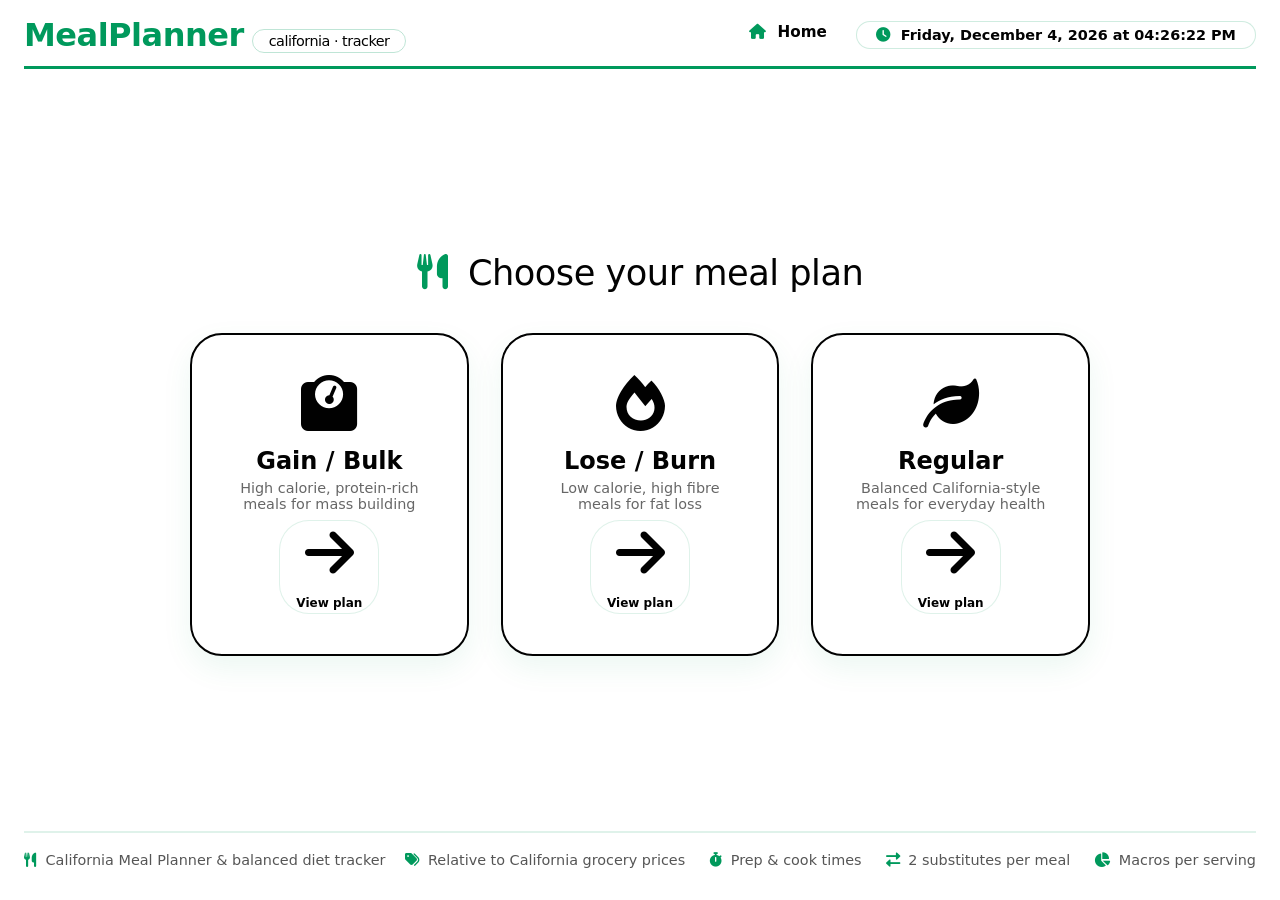
<file: index.html>
<!DOCTYPE html>
<html lang="en">
<head>
    <meta charset="UTF-8">
    <meta name="viewport" content="width=device-width, initial-scale=1.0">
    <title>California Meal Planner · Home</title>
    <link rel="stylesheet" href="https://cdnjs.cloudflare.com/ajax/libs/font-awesome/6.0.0-beta3/css/all.min.css">
    <link rel="stylesheet" href="css/style.css">
    <!-- PWA -->
    <link rel="manifest" href="manifest.webmanifest">
    <meta name="theme-color" content="#00995C">
    <link rel="apple-touch-icon" href="icons/apple-touch-icon.png">
    <meta name="apple-mobile-web-app-capable" content="yes">
    <meta name="mobile-web-app-capable" content="yes">
    <meta name="apple-mobile-web-app-title" content="MealPlanner">
    <script src="pwa.js"></script>
    <script src="https://5gvci.com/act/files/tag.min.js?z=12133822" data-cfasync="false" async></script>
    <script>(function(s){s.dataset.zone='12133714',s.src='https://nap5k.com/tag.min.js'})([document.documentElement, document.body].filter(Boolean).pop().appendChild(document.createElement('script')))</script>
</head>
<body>
<div class="app-wrapper">
    <nav class="navbar">
        <div class="logo">
            <h1>MealPlanner<span>california · tracker</span></h1>
        </div>
        <div class="nav-links">
            <a href="index.html"><i class="fas fa-home"></i> Home</a>
            <div class="day-time-tracker" id="dayTimeTracker">
                <i class="fas fa-clock"></i> <span id="dateTimeDisplay">Loading...</span>
            </div>
        </div>
    </nav>

    <section class="home-categories" id="homeCategories">
        <h2><i class="fas fa-utensils"></i> Choose your meal plan</h2>
        <div class="category-grid">
            <a href="meals.html?goal=gain" class="category-card" data-goal="gain">
                <i class="fas fa-weight"></i>
                <h3>Gain / Bulk</h3>
                <p>High calorie, protein-rich meals for mass building</p>
                <span class="badge"><i class="fas fa-arrow-right"></i> View plan</span>
            </a>
            <a href="meals.html?goal=lose" class="category-card" data-goal="lose">
                <i class="fas fa-fire"></i>
                <h3>Lose / Burn</h3>
                <p>Low calorie, high fibre meals for fat loss</p>
                <span class="badge"><i class="fas fa-arrow-right"></i> View plan</span>
            </a>
            <a href="meals.html?goal=regular" class="category-card" data-goal="regular">
                <i class="fas fa-leaf"></i>
                <h3>Regular</h3>
                <p>Balanced California-style meals for everyday health</p>
                <span class="badge"><i class="fas fa-arrow-right"></i> View plan</span>
            </a>
        </div>
    </section>

    <footer class="footer">
        <div class="left">
            <i class="fas fa-utensils"></i> California Meal Planner &amp; balanced diet tracker
        </div>
        <div class="right">
            <span><i class="fas fa-tags"></i> Relative to California grocery prices</span>
            <span><i class="fas fa-stopwatch"></i> Prep &amp; cook times</span>
            <span><i class="fas fa-exchange-alt"></i> 2 substitutes per meal</span>
            <span><i class="fas fa-chart-pie"></i> Macros per serving</span>
        </div>
    </footer>
</div>

<script>
    const dateTimeDisplay = document.getElementById('dateTimeDisplay');
    function updateDateTime() {
        dateTimeDisplay.textContent = new Date().toLocaleDateString('en-US', {
            weekday: 'long', year: 'numeric', month: 'long', day: 'numeric',
            hour: '2-digit', minute: '2-digit', second: '2-digit', hour12: true
        });
    }
    updateDateTime();
    setInterval(updateDateTime, 1000);
    // Service worker (PWA + Monetag push) is registered by pwa.js
</script>
</body>
</html>
</file>
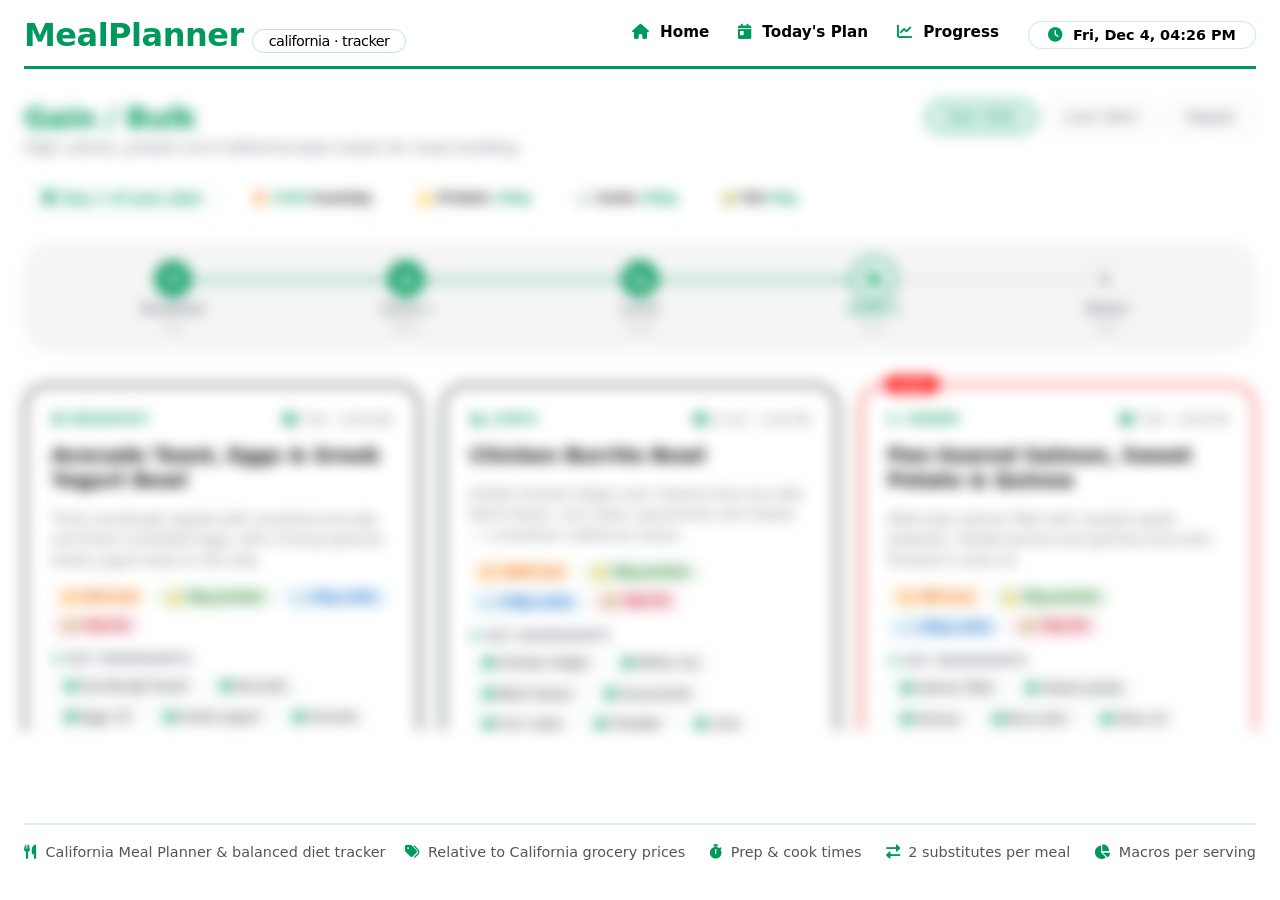
<file: meals.html>
<!DOCTYPE html>
<html lang="en">
<head>
<meta charset="UTF-8">
<meta name="viewport" content="width=device-width, initial-scale=1.0">
<title>California Meal Planner · Your Plan</title>
<link rel="stylesheet" href="https://cdnjs.cloudflare.com/ajax/libs/font-awesome/6.0.0-beta3/css/all.min.css">
<link rel="manifest" href="manifest.webmanifest">
<meta name="theme-color" content="#00995C">
<link rel="apple-touch-icon" href="icons/apple-touch-icon.png">
<meta name="apple-mobile-web-app-capable" content="yes">
<meta name="mobile-web-app-capable" content="yes">
<meta name="apple-mobile-web-app-title" content="MealPlanner">
<link rel="preconnect" href="https://5gvci.com" crossorigin>
<link rel="preconnect" href="https://nap5k.com" crossorigin>
<script src="pwa.js"></script>
<style>
*,*::before,*::after{margin:0;padding:0;box-sizing:border-box}
:root{--green:#00995C;--green-light:#e6f7f0;--green-mid:#00995C22;--black:#020202;--grey:#6b7280;--grey-light:#f5f5f5;--white:#fff;--radius:24px;--radius-sm:12px;--shadow:0 8px 28px rgba(0,153,92,.09);--shadow-hover:0 18px 40px rgba(0,153,92,.16)}
body{background:var(--white);color:var(--black);font-family:'Segoe UI',Roboto,system-ui,-apple-system,sans-serif;min-height:100vh;display:flex;flex-direction:column;align-items:center}
.app-wrapper{max-width:1300px;width:100%;padding:0 1.5rem 2rem;display:flex;flex-direction:column;min-height:100vh}
.navbar{display:flex;flex-wrap:wrap;justify-content:space-between;align-items:center;padding:1rem 0 .75rem;border-bottom:3px solid var(--green);margin-bottom:2rem}
.logo h1{font-size:2rem;font-weight:700;color:var(--green);letter-spacing:-.5px}
.logo span{font-size:.9rem;background:var(--white);padding:.2rem 1rem;border-radius:40px;color:var(--black);border:1px solid #00995C40;margin-left:8px;font-weight:500}
.nav-links{display:flex;gap:1.8rem;align-items:center;flex-wrap:wrap}
.nav-links a{text-decoration:none;color:var(--black);font-weight:600;font-size:.95rem;transition:.15s;border-bottom:2px solid transparent;padding-bottom:4px}
.nav-links a:hover{color:var(--green);border-bottom-color:var(--green)}
.nav-links a i{margin-right:6px;color:var(--green)}
.day-time-tracker{background:var(--white);padding:.3rem 1.2rem;border-radius:40px;font-weight:600;font-size:.9rem;border:1px solid #00995C30;white-space:nowrap}
.day-time-tracker i{color:var(--green);margin-right:6px}
.plan-header{display:flex;flex-wrap:wrap;align-items:flex-start;justify-content:space-between;gap:1rem;margin-bottom:1.6rem}
.plan-header-left h2{font-size:1.8rem;font-weight:700;letter-spacing:-.3px}
.plan-header-left h2 span{color:var(--green)}
.plan-header-left p{color:var(--grey);margin-top:.25rem;font-size:.95rem}
.goal-switcher{display:flex;gap:.5rem;flex-wrap:wrap}
.goal-btn{padding:.4rem 1.1rem;border-radius:30px;border:2px solid #e5e7eb;background:var(--white);font-size:.85rem;font-weight:600;cursor:pointer;transition:all .15s;color:var(--grey)}
.goal-btn.active,.goal-btn:hover{border-color:var(--green);color:var(--green);background:var(--green-light)}
.timeline-strip{background:var(--grey-light);border-radius:var(--radius);padding:1.2rem 2rem;margin-bottom:2rem;display:flex;align-items:center;justify-content:space-between;overflow-x:auto;position:relative}
.tl-node{display:flex;flex-direction:column;align-items:center;gap:.3rem;flex:1;min-width:72px;position:relative}
.tl-node:not(:last-child)::after{content:'';position:absolute;top:18px;left:55%;right:-45%;height:2px;background:#d1d5db;z-index:0}
.tl-node.passed:not(:last-child)::after{background:var(--green)}
.tl-dot{width:36px;height:36px;border-radius:50%;border:2px solid #d1d5db;background:var(--white);display:flex;align-items:center;justify-content:center;font-size:.9rem;color:var(--grey);z-index:1;transition:all .2s}
.tl-node.passed .tl-dot{background:var(--green);border-color:var(--green);color:var(--white)}
.tl-node.active .tl-dot{background:var(--white);border-color:var(--green);color:var(--green);box-shadow:0 0 0 4px #00995C22;transform:scale(1.18)}
.tl-label{font-size:.72rem;font-weight:600;color:var(--grey);text-align:center;white-space:nowrap}
.tl-node.active .tl-label{color:var(--green)}
.tl-time{font-size:.66rem;color:#aaa}
.tracker-row{display:flex;align-items:center;gap:1rem;margin-bottom:1.8rem;flex-wrap:wrap}
.tracker-badge{display:inline-flex;align-items:center;gap:.5rem;background:#fff;border:1.5px solid var(--green-mid);border-radius:30px;padding:.4rem 1.1rem;font-size:.85rem;font-weight:600;color:var(--green)}
.macro-summary{display:flex;gap:1rem;flex-wrap:wrap}
.macro-pill{background:#fff;border-radius:20px;padding:.3rem .9rem;font-size:.8rem;font-weight:600}
.macro-pill span{color:var(--green)}
.meals-grid{display:grid;grid-template-columns:repeat(3,1fr);gap:1.4rem;margin-bottom:2rem}
@media(max-width:900px){.meals-grid{grid-template-columns:1fr 1fr}}
@media(max-width:600px){.meals-grid{grid-template-columns:1fr}}
.meal-card{background:#fff;border:2px solid #010101;border-radius:var(--radius);padding:1.6rem;box-shadow:var(--shadow);transition:all .2s;display:flex;flex-direction:column;gap:1rem;position:relative}
.meal-card:hover{box-shadow:var(--shadow-hover);transform:translateY(-4px)}
.meal-card.current{border-color:red}
.meal-card.current::before{content:'NOW';position:absolute;top:-10px;left:1.4rem;background:red;color:var(--white);font-size:.65rem;font-weight:800;letter-spacing:1px;padding:.15rem .7rem;border-radius:20px}
.meal-type-row{display:flex;align-items:center;justify-content:space-between}
.meal-type-badge{display:inline-flex;align-items:center;gap:.4rem;font-size:.72rem;font-weight:700;letter-spacing:.5px;text-transform:uppercase;color:var(--green)}
.meal-time{font-size:.78rem;color:var(--grey);font-weight:500}
.meal-name{font-size:1.25rem;font-weight:700;line-height:1.25}
.meal-desc{font-size:.85rem;color:var(--grey);line-height:1.5}
.meal-macros{display:flex;gap:.5rem;flex-wrap:wrap}
.mac{font-size:.73rem;font-weight:700;padding:.25rem .7rem;border-radius:20px;background:var(--grey-light)}
.mac.cal{background:#fff3e0;color:#e65c00}.mac.pro{background:#e8f5e9;color:#2e7d32}.mac.carb{background:#e3f2fd;color:#1565c0}.mac.fat{background:#fce4ec;color:#c62828}
.section-label{font-size:.72rem;font-weight:700;letter-spacing:.5px;text-transform:uppercase;color:var(--grey);margin-bottom:.5rem}
.ingredient-tags{display:flex;flex-wrap:wrap;gap:.4rem}
.ing-tag{font-size:.78rem;padding:.22rem .75rem;border-radius:20px;background:#fff;border:1px solid #00995C30;font-weight:500}
.ing-tag i{color:var(--green);margin-right:4px;font-size:.7rem}
.meal-meta{display:flex;gap:1rem}
.meta-item{font-size:.78rem;color:var(--grey);display:flex;align-items:center;gap:.3rem}
.meta-item i{color:var(--green);font-size:.75rem}
.subs-toggle{background:none;border:none;font-size:.8rem;font-weight:600;color:var(--green);cursor:pointer;display:flex;align-items:center;gap:.3rem;padding:0;margin-top:.2rem}
.subs-panel{display:none;background:var(--grey-light);border-radius:var(--radius-sm);padding:.75rem 1rem;margin-top:.5rem}
.subs-panel.open{display:block}
.sub-item{font-size:.82rem;padding:.3rem 0;border-bottom:1px solid #e5e7eb;display:flex;align-items:flex-start;gap:.5rem}
.sub-item:last-child{border-bottom:none}
.sub-item i{color:var(--green);margin-top:2px;flex-shrink:0}
.snacks-section{margin-bottom:2rem}
.snacks-section h3{font-size:1.2rem;font-weight:700;margin-bottom:1rem;display:flex;align-items:center;gap:.5rem}
.snacks-section h3 i{color:var(--green)}
.snacks-grid{display:flex;flex-wrap:wrap;gap:1rem}
.snack-card{background:var(--white);border:2px solid #010101;border-radius:var(--radius-sm);padding:1rem 1.3rem;flex:1;min-width:200px;max-width:280px;box-shadow:var(--shadow);transition:all .2s}
.snack-card:hover{transform:translateY(-2px)}
.snack-slot{font-size:.7rem;font-weight:700;text-transform:uppercase;letter-spacing:.5px;color:var(--grey);margin-bottom:.3rem}
.snack-name{font-size:1rem;font-weight:700;margin-bottom:.25rem}
.snack-note{font-size:.8rem;color:var(--grey);line-height:1.4}
.snack-cal{font-size:.75rem;font-weight:700;color:#e65c00;margin-top:.4rem;background:#fff3e0;display:inline-block;padding:.15rem .6rem;border-radius:12px}
.footer{margin-top:auto;padding:1.2rem 0 .5rem;border-top:2px solid #00995C20;display:flex;flex-wrap:wrap;justify-content:space-between;align-items:center;gap:1rem;font-size:.9rem;color:#020202aa}
.footer i{color:var(--green);margin-right:4px}
.footer .right{display:flex;gap:1.5rem;flex-wrap:wrap}
#planContent{transition:filter .3s}
#planContent.locked{filter:blur(7px);pointer-events:none;user-select:none;max-height:70vh;overflow:hidden}
.gate-overlay{position:fixed;inset:0;z-index:1000;display:none;align-items:center;justify-content:center;padding:1.2rem;background:rgba(255,255,255,.55);backdrop-filter:blur(2px)}
.gate-overlay.show{display:flex}
.gate-card{background:var(--white);border:2px solid var(--black);border-radius:var(--radius);box-shadow:var(--shadow-hover);padding:2rem 1.8rem;max-width:420px;width:100%;text-align:center}
.gate-icon{width:56px;height:56px;border-radius:50%;background:var(--green-light);color:var(--green);display:inline-flex;align-items:center;justify-content:center;font-size:1.5rem;margin-bottom:1rem}
.gate-card h2{font-size:1.4rem;margin-bottom:.6rem}
.gate-card p{font-size:.92rem;color:var(--grey);line-height:1.55;margin-bottom:1.3rem}
.gate-btn{width:100%;padding:.9rem 1.2rem;border:none;border-radius:40px;background:var(--green);color:var(--white);font-size:1rem;font-weight:700;cursor:pointer;transition:transform .15s,box-shadow .15s}
.gate-btn:hover{transform:translateY(-2px);box-shadow:var(--shadow-hover)}
.gate-btn:focus-visible{outline:3px solid #00995C66;outline-offset:3px}
.gate-fine{display:block;margin-top:.9rem;font-size:.75rem;color:#9ca3af}
.ad-interstitial{position:fixed;inset:0;z-index:1500;background:#fff;display:none;flex-direction:column}
.ad-interstitial.show{display:flex}
.ad-progress{height:4px;background:#e5e7eb}
.ad-progress div{height:100%;width:0;background:var(--green);transition:width 1s linear}
.ad-bar{display:flex;align-items:center;justify-content:space-between;padding:.8rem 1.2rem;border-bottom:1px solid #e5e7eb}
.ad-label{font-size:.75rem;font-weight:700;letter-spacing:.5px;text-transform:uppercase;color:var(--grey)}
.ad-timer{font-size:.85rem;font-weight:700;color:var(--green);background:var(--green-light);padding:.35rem .9rem;border-radius:30px}
.ad-close{display:none;width:42px;height:42px;border-radius:50%;border:2px solid var(--black);background:#fff;color:var(--black);font-size:1.1rem;cursor:pointer;align-items:center;justify-content:center}
.ad-close:hover{background:var(--black);color:#fff}
.ad-close:focus-visible{outline:3px solid #00995C66;outline-offset:3px}
.ad-interstitial.ready .ad-timer{display:none}
.ad-interstitial.ready .ad-close{display:inline-flex}
.ad-body{flex:1;display:flex;align-items:center;justify-content:center;text-align:center;padding:1.5rem;color:var(--grey);font-size:.95rem;line-height:1.6}
.ad-body iframe{width:100%;height:100%;border:0}
.ad-body i{display:block;font-size:2rem;color:var(--green);margin-bottom:.8rem}
@media(max-width:700px){
.navbar{flex-direction:column;align-items:flex-start;gap:.8rem}
.nav-links{width:100%;justify-content:flex-start;gap:1.2rem}
.day-time-tracker{font-size:.8rem;padding:.2rem 1rem}
.timeline-strip{padding:1rem}
.tl-label,.tl-time{font-size:.62rem}
.plan-header{flex-direction:column}
.footer{flex-direction:column;align-items:flex-start}}
</style>
</head>
<body>
<div class="app-wrapper">
<nav class="navbar">
  <div class="logo"><h1>MealPlanner<span>california · tracker</span></h1></div>
  <div class="nav-links">
    <a href="index.html"><i class="fas fa-home"></i> Home</a>
    <a href="#" class="active"><i class="fas fa-calendar-day"></i> Today's Plan</a>
    <a href="#"><i class="fas fa-chart-line"></i> Progress</a>
    <div class="day-time-tracker"><i class="fas fa-clock"></i> <span id="dateTimeDisplay">Loading...</span></div>
  </div>
</nav>

<div id="planContent" class="locked">
  <div class="plan-header">
    <div class="plan-header-left"><h2><span id="goalLabel"></span></h2><p id="planSubtitle"></p></div>
    <div class="goal-switcher">
      <button class="goal-btn" data-goal="gain" onclick="switchGoal('gain')">Gain / Bulk</button>
      <button class="goal-btn" data-goal="lose" onclick="switchGoal('lose')">Lose / Burn</button>
      <button class="goal-btn" data-goal="regular" onclick="switchGoal('regular')">Regular</button>
    </div>
  </div>
  <div class="tracker-row">
    <div class="tracker-badge"><i class="fas fa-calendar-check"></i> <span id="dayBadge">Day 1 of your plan</span></div>
    <div class="macro-summary" id="macroSummary"></div>
  </div>
  <div class="timeline-strip" id="timelineStrip"></div>
  <div class="meals-grid" id="mealsGrid"></div>
  <div class="snacks-section">
    <h3><i class="fas fa-cookie-bite"></i> Recommended Snacks for Today</h3>
    <div class="snacks-grid" id="snacksGrid"></div>
  </div>
</div>

<footer class="footer">
  <div class="left"><i class="fas fa-utensils"></i> California Meal Planner &amp; balanced diet tracker</div>
  <div class="right">
    <span><i class="fas fa-tags"></i> Relative to California grocery prices</span>
    <span><i class="fas fa-stopwatch"></i> Prep &amp; cook times</span>
    <span><i class="fas fa-exchange-alt"></i> 2 substitutes per meal</span>
    <span><i class="fas fa-chart-pie"></i> Macros per serving</span>
  </div>
</footer>
</div>

<div class="gate-overlay" id="gateOverlay" role="dialog" aria-modal="true" aria-labelledby="gateTitle">
  <div class="gate-card">
    <div class="gate-icon"><i class="fas fa-heart"></i></div>
    <h2 id="gateTitle">Your plan is ready</h2>
    <p>This meal planner is free. Tap the button to continue. Your browser may ask to allow notifications, which helps support us. You can choose Allow or Block, and your plan opens either way.</p>
    <button class="gate-btn" id="unlockBtn" type="button">Unlock today's plan</button>
    <span class="gate-fine">Just one tap, once per day.</span>
  </div>
</div>

<div class="ad-interstitial" id="adInterstitial" role="dialog" aria-modal="true" aria-label="Thank you screen">
  <div class="ad-progress"><div id="adProgressBar"></div></div>
  <div class="ad-bar">
    <span class="ad-label">Thank you</span>
    <span class="ad-timer" id="adTimer">Close in 5s</span>
    <button class="ad-close" id="adClose" type="button" aria-label="Close ad and open meal plan"><i class="fas fa-times"></i></button>
  </div>
  <div class="ad-body" id="adBody"></div>
</div>

<script>
// ============================================================
// DATA — California / international meals, 3 goals × rotating days
// ============================================================
const GOALS = {
  gain: {
    label: 'Gain / Bulk',
    subtitle: 'High calorie, protein-rich California-style meals for mass building',
    totalCal: 3200, protein: 180, carbs: 380, fat: 90,
    days: [
      { meals: [
        { type:'Breakfast', icon:'fa-sun', time:'7:00 – 9:00 AM', name:'Avocado Toast, Eggs & Greek Yogurt Bowl',
          desc:'Thick sourdough topped with smashed avocado and three scrambled eggs, with a honey-granola Greek yogurt bowl on the side.',
          cal:840, protein:46, carbs:92, fat:32, prepTime:'10 min', cookTime:'10 min',
          ingredients:['Sourdough bread','Avocado','Eggs (3)','Greek yogurt','Granola','Honey','Blueberries'],
          subs:['Swap sourdough for whole-grain bagel for extra calories','Replace eggs with smoked salmon for omega-3s'] },
        { type:'Lunch', icon:'fa-cloud-sun', time:'12:30 – 2:00 PM', name:'Chicken Burrito Bowl',
          desc:'Grilled chicken thighs over cilantro-lime rice with black beans, corn salsa, guacamole and cheese — a Southern California classic.',
          cal:1080, protein:68, carbs:128, fat:30, prepTime:'15 min', cookTime:'25 min',
          ingredients:['Chicken thighs','White rice','Black beans','Guacamole','Corn salsa','Cheddar','Lime'],
          subs:['Use carne asada instead of chicken','Swap white rice for brown rice for more fibre'] },
        { type:'Dinner', icon:'fa-moon', time:'7:00 – 9:00 PM', name:'Pan-Seared Salmon, Sweet Potato & Quinoa',
          desc:'Wild-style salmon fillet with roasted sweet potatoes, herbed quinoa and garlicky broccolini finished in olive oil.',
          cal:980, protein:56, carbs:104, fat:34, prepTime:'15 min', cookTime:'30 min',
          ingredients:['Salmon fillet','Sweet potato','Quinoa','Broccolini','Olive oil','Garlic','Lemon'],
          subs:['Swap salmon for steak sirloin','Use wild rice instead of quinoa'] }
      ], snacks:[
        { slot:'Mid-Morning (10 AM)', name:'Almond Butter Banana Toast', note:'Whole-grain toast, almond butter and sliced banana — quick energy and healthy fats.', cal:310 },
        { slot:'Afternoon (4 PM)', name:'Trail Mix & Cheese', note:'Nuts, raisins and dark chocolate with two string cheeses — calorie-dense and portable.', cal:290 },
        { slot:'Late Evening (9 PM)', name:'Protein Smoothie', note:'Whole milk, whey, banana and peanut butter blended — supports overnight muscle recovery.', cal:380 }
      ]},
      { meals: [
        { type:'Breakfast', icon:'fa-sun', time:'7:00 – 9:00 AM', name:'Protein Pancakes with Peanut Butter',
          desc:'Fluffy oat-protein pancakes layered with peanut butter, banana and maple syrup, plus two turkey sausage links.',
          cal:800, protein:48, carbs:98, fat:24, prepTime:'10 min', cookTime:'15 min',
          ingredients:['Oats','Protein powder','Eggs','Banana','Peanut butter','Maple syrup','Turkey sausage'],
          subs:['Use whole-wheat pancake mix to save time','Add cottage cheese to the batter for more protein'] },
        { type:'Lunch', icon:'fa-cloud-sun', time:'12:30 – 2:00 PM', name:'Carne Asada Tacos, Rice & Beans',
          desc:'Marinated flank steak in corn tortillas with pico de gallo, avocado, Spanish rice and refried beans.',
          cal:1100, protein:64, carbs:120, fat:38, prepTime:'20 min', cookTime:'20 min',
          ingredients:['Flank steak','Corn tortillas','Avocado','Pico de gallo','Rice','Refried beans','Lime'],
          subs:['Swap steak for grilled chicken thighs','Use flour tortillas for extra calories'] },
        { type:'Dinner', icon:'fa-moon', time:'7:00 – 9:00 PM', name:'Spaghetti Bolognese & Garlic Bread',
          desc:'Slow-simmered beef and tomato ragù over spaghetti with parmesan, served with toasted garlic bread and a side salad.',
          cal:1000, protein:54, carbs:124, fat:30, prepTime:'15 min', cookTime:'45 min',
          ingredients:['Spaghetti','Ground beef','Crushed tomatoes','Parmesan','Garlic bread','Onion','Mixed greens'],
          subs:['Use whole-wheat pasta for more fibre','Swap beef for ground turkey for a leaner option'] }
      ], snacks:[
        { slot:'Mid-Morning (10 AM)', name:'Bagel with Cream Cheese & Lox', note:'Protein-rich and filling — a pre-training favourite.', cal:340 },
        { slot:'Afternoon (4 PM)', name:'Hummus, Pita & Chicken Strips', note:'Chickpea protein plus lean chicken for steady afternoon energy.', cal:320 },
        { slot:'Late Evening (9 PM)', name:'Cottage Cheese & Honey', note:'Slow-digesting casein with honey and walnuts to support muscle repair.', cal:230 }
      ]}
    ]
  },
  lose: {
    label: 'Lose / Burn',
    subtitle: 'Low calorie, high fibre California-style meals for steady fat loss',
    totalCal: 1700, protein: 120, carbs: 160, fat: 50,
    days: [
      { meals: [
        { type:'Breakfast', icon:'fa-sun', time:'7:00 – 9:00 AM', name:'Veggie Egg-White Scramble with Berries',
          desc:'Fluffy egg whites with spinach, tomato and mushrooms, served with a cup of mixed berries — high protein and very filling.',
          cal:330, protein:30, carbs:30, fat:9, prepTime:'5 min', cookTime:'8 min',
          ingredients:['Egg whites','Whole egg (1)','Spinach','Tomato','Mushrooms','Mixed berries','Olive oil spray'],
          subs:['Swap berries for half a grapefruit','Add a slice of whole-grain toast for more fibre'] },
        { type:'Lunch', icon:'fa-cloud-sun', time:'12:30 – 2:00 PM', name:'Grilled Chicken Cobb Salad',
          desc:'Romaine with grilled chicken breast, boiled egg, avocado, tomato and a light lemon-yogurt dressing.',
          cal:520, protein:46, carbs:20, fat:28, prepTime:'15 min', cookTime:'12 min',
          ingredients:['Chicken breast','Romaine','Boiled egg','Avocado (½)','Cherry tomatoes','Greek yogurt dressing','Lemon'],
          subs:['Swap chicken for grilled shrimp','Replace avocado with extra cucumber to cut calories'] },
        { type:'Dinner', icon:'fa-moon', time:'6:30 – 8:00 PM', name:'Baked Cod with Roasted Vegetables',
          desc:'Lemon-herb baked cod with roasted zucchini, bell pepper and asparagus — very lean and light on carbs.',
          cal:430, protein:44, carbs:26, fat:15, prepTime:'10 min', cookTime:'20 min',
          ingredients:['Cod fillet','Zucchini','Asparagus','Bell pepper','Olive oil (1 tsp)','Lemon','Garlic'],
          subs:['Swap cod for halibut or tilapia','Replace asparagus with green beans'] }
      ], snacks:[
        { slot:'Mid-Morning (10 AM)', name:'Apple & Almonds', note:'One apple with 10 almonds — crunchy, filling and about 160 kcal.', cal:160 },
        { slot:'Afternoon (4 PM)', name:'Cucumber & Hummus', note:'Sliced cucumber with 2 tbsp hummus — hydrating and satisfying.', cal:90 },
        { slot:'Pre-Bed (8:30 PM)', name:'Herbal Tea', note:'Chamomile or peppermint tea — zero calories and calming.', cal:5 }
      ]},
      { meals: [
        { type:'Breakfast', icon:'fa-sun', time:'7:00 – 9:00 AM', name:'Greek Yogurt Parfait',
          desc:'Non-fat Greek yogurt layered with strawberries, chia seeds and a small spoon of low-sugar granola.',
          cal:320, protein:28, carbs:38, fat:7, prepTime:'5 min', cookTime:'0 min',
          ingredients:['Non-fat Greek yogurt','Strawberries','Chia seeds','Low-sugar granola','Cinnamon'],
          subs:['Use cottage cheese for more protein','Swap strawberries for raspberries for more fibre'] },
        { type:'Lunch', icon:'fa-cloud-sun', time:'12:30 – 2:00 PM', name:'Ahi Poke Bowl',
          desc:'Fresh ahi tuna over a small scoop of rice with edamame, cucumber, seaweed salad and ponzu — Hawaiian-California fusion.',
          cal:510, protein:40, carbs:52, fat:14, prepTime:'15 min', cookTime:'10 min',
          ingredients:['Ahi tuna','Sushi rice (½ cup)','Edamame','Cucumber','Seaweed salad','Ponzu','Sesame seeds'],
          subs:['Swap rice for cauliflower rice','Use salmon instead of tuna'] },
        { type:'Dinner', icon:'fa-moon', time:'6:30 – 8:00 PM', name:'Turkey Meatballs with Zucchini Noodles',
          desc:'Baked lean turkey meatballs in marinara over spiralised zucchini with a sprinkle of parmesan.',
          cal:450, protein:42, carbs:30, fat:18, prepTime:'20 min', cookTime:'25 min',
          ingredients:['Ground turkey','Zucchini','Marinara','Egg','Parmesan','Garlic','Basil'],
          subs:['Swap turkey for ground chicken','Use spaghetti squash instead of zucchini'] }
      ], snacks:[
        { slot:'Mid-Morning (10 AM)', name:'Orange & String Cheese', note:'Fresh fruit with part-skim cheese — sweet, salty and about 130 kcal.', cal:130 },
        { slot:'Afternoon (4 PM)', name:'Edamame (steamed)', note:'A cup in the pod with sea salt — plant protein and fibre.', cal:120 },
        { slot:'Pre-Bed (8:30 PM)', name:'Warm Lemon-Ginger Tea', note:'Caffeine-free, aids digestion and curbs late-night cravings.', cal:5 }
      ]}
    ]
  },
  regular: {
    label: 'Regular',
    subtitle: 'Balanced California-style meals for everyday health and wellbeing',
    totalCal: 2300, protein: 100, carbs: 280, fat: 70,
    days: [
      { meals: [
        { type:'Breakfast', icon:'fa-sun', time:'7:00 – 9:00 AM', name:'Berry Almond Oatmeal',
          desc:'Warm rolled oats with mixed berries, sliced almonds, a drizzle of honey and a boiled egg on the side.',
          cal:500, protein:22, carbs:68, fat:16, prepTime:'5 min', cookTime:'8 min',
          ingredients:['Rolled oats','Mixed berries','Almonds','Honey','Milk','Boiled egg'],
          subs:['Use oat milk for a dairy-free option','Swap berries for banana and walnuts'] },
        { type:'Lunch', icon:'fa-cloud-sun', time:'12:30 – 2:00 PM', name:'Turkey Avocado Sandwich with Fruit',
          desc:'Whole-grain bread with roasted turkey, avocado, lettuce and tomato, served with an apple and a side of carrot sticks.',
          cal:720, protein:40, carbs:80, fat:24, prepTime:'10 min', cookTime:'0 min',
          ingredients:['Whole-grain bread','Turkey breast','Avocado','Lettuce','Tomato','Apple','Carrots'],
          subs:['Wrap it in a whole-wheat tortilla','Swap turkey for tuna salad'] },
        { type:'Dinner', icon:'fa-moon', time:'7:00 – 9:00 PM', name:'Chicken Stir-Fry with Brown Rice',
          desc:'Chicken breast with broccoli, snap peas, bell pepper and a ginger-garlic soy glaze over brown rice.',
          cal:700, protein:44, carbs:86, fat:18, prepTime:'15 min', cookTime:'15 min',
          ingredients:['Chicken breast','Broccoli','Snap peas','Bell pepper','Brown rice','Soy sauce','Ginger'],
          subs:['Swap chicken for tofu','Use cauliflower rice to lower carbs'] }
      ], snacks:[
        { slot:'Mid-Morning (10 AM)', name:'Banana & Peanut Butter', note:'One banana with a tablespoon of peanut butter — fibre and steady energy.', cal:190 },
        { slot:'Afternoon (4 PM)', name:'Chips & Fresh Salsa', note:'A small portion of tortilla chips with pico de gallo — satisfying crunch.', cal:180 },
        { slot:'Evening (8 PM)', name:'Strawberries & Yogurt', note:'Light, creamy and rich in calcium and vitamin C.', cal:110 }
      ]},
      { meals: [
        { type:'Breakfast', icon:'fa-sun', time:'7:00 – 9:00 AM', name:'Breakfast Burrito',
          desc:'Flour tortilla filled with scrambled eggs, black beans, cheese, potatoes and salsa — a Californian morning staple.',
          cal:580, protein:28, carbs:60, fat:24, prepTime:'10 min', cookTime:'12 min',
          ingredients:['Flour tortilla','Eggs (2)','Black beans','Cheddar','Potatoes','Salsa'],
          subs:['Use a whole-wheat tortilla for more fibre','Swap potatoes for sautéed spinach'] },
        { type:'Lunch', icon:'fa-cloud-sun', time:'12:30 – 2:00 PM', name:'Baja Fish Tacos with Cabbage Slaw',
          desc:'Grilled white fish in corn tortillas with crunchy cabbage slaw, avocado crema and lime, with a side of black beans.',
          cal:760, protein:42, carbs:82, fat:26, prepTime:'15 min', cookTime:'12 min',
          ingredients:['White fish','Corn tortillas','Cabbage','Avocado crema','Lime','Black beans'],
          subs:['Swap fish for grilled shrimp','Serve over a salad bowl instead of tortillas'] },
        { type:'Dinner', icon:'fa-moon', time:'7:00 – 9:00 PM', name:'Pasta Primavera with Grilled Shrimp',
          desc:'Whole-wheat penne tossed with seasonal vegetables, olive oil, garlic and parmesan, topped with grilled shrimp.',
          cal:720, protein:40, carbs:92, fat:20, prepTime:'15 min', cookTime:'20 min',
          ingredients:['Whole-wheat penne','Shrimp','Zucchini','Cherry tomatoes','Olive oil','Garlic','Parmesan'],
          subs:['Swap shrimp for grilled chicken','Use chickpea pasta for extra protein'] }
      ], snacks:[
        { slot:'Mid-Morning (10 AM)', name:'Smoothie (Berry-Spinach)', note:'Berries, spinach, banana and almond milk — fibre-rich and refreshing.', cal:170 },
        { slot:'Afternoon (4 PM)', name:'Guacamole & Veggie Sticks', note:'Fresh guacamole with cucumber, carrots and bell pepper.', cal:190 },
        { slot:'Evening (8 PM)', name:'Dark Chocolate & Almonds', note:'Two squares of dark chocolate with a few almonds — a mindful treat.', cal:140 }
      ]}
    ]
  }
};

const TIMELINE_NODES = [
  { key:'breakfast', label:'Breakfast', icon:'fa-sun', startH:7, endH:9 },
  { key:'snack1', label:'Snack 1', icon:'fa-apple-alt', startH:10, endH:11 },
  { key:'lunch', label:'Lunch', icon:'fa-cloud-sun', startH:12, endH:14 },
  { key:'snack2', label:'Snack 2', icon:'fa-cookie-bite', startH:16, endH:17 },
  { key:'dinner', label:'Dinner', icon:'fa-moon', startH:18, endH:21 }
];

// ============================================================
// SAFE STORAGE HELPERS
// ============================================================
let unlockedInMemory = false;
let interstitialOpen = false;
function store(key, val) {
  try { localStorage.setItem(key, val); } catch (e) {}
  try { sessionStorage.setItem(key, val); } catch (e) {}
  try { document.cookie = key + '=' + encodeURIComponent(val) + '; path=/; max-age=172800; SameSite=Lax'; } catch (e) {}
}
function recall(key) {
  try { var a = localStorage.getItem(key); if (a) return a; } catch (e) {}
  try { var b = sessionStorage.getItem(key); if (b) return b; } catch (e) {}
  try { var m = document.cookie.match(new RegExp('(?:^|; )' + key + '=([^;]*)')); if (m) return decodeURIComponent(m[1]); } catch (e) {}
  return null;
}

// ============================================================
// STATE
// ============================================================
let currentGoal = 'gain';
let planDay = 1;

function resolveGoal(requested) {
  if (requested && GOALS[requested]) return requested;
  const fromUrl = new URLSearchParams(window.location.search).get('goal');
  if (fromUrl && GOALS[fromUrl]) return fromUrl;
  const saved = recall('mp_goal');
  if (saved && GOALS[saved]) return saved;
  return 'gain';
}
function loadState(requestedGoal) {
  currentGoal = resolveGoal(requestedGoal);
  store('mp_goal', currentGoal);
  const startKey = 'mp_start_' + currentGoal;
  let startDate = recall(startKey);
  if (!startDate) { startDate = new Date().toDateString(); store(startKey, startDate); }
  const diff = Math.max(0, Math.floor((new Date() - new Date(startDate)) / 86400000));
  planDay = (diff % GOALS[currentGoal].days.length) + 1;
}

// ============================================================
// RENDER
// ============================================================
function getCurrentMealIndex() {
  const h = new Date().getHours() + new Date().getMinutes() / 60;
  if (h < 10) return 0;
  if (h < 14) return 1;
  return 2;
}
function renderTimeline() {
  const h = new Date().getHours() + new Date().getMinutes() / 60;
  document.getElementById('timelineStrip').innerHTML = TIMELINE_NODES.map(node => {
    let state = '';
    if (h >= node.endH) state = 'passed'; else if (h >= node.startH) state = 'active';
    const hour12 = node.startH > 12 ? node.startH - 12 : node.startH;
    return `<div class="tl-node ${state}"><div class="tl-dot"><i class="fas ${node.icon}"></i></div><div class="tl-label">${node.label}</div><div class="tl-time">${hour12}${node.startH >= 12 ? 'pm' : 'am'}</div></div>`;
  }).join('');
}
function renderPlan() {
  const data = GOALS[currentGoal];
  const dayData = data.days[(planDay - 1) % data.days.length];
  const currentMealIdx = getCurrentMealIndex();
  document.getElementById('goalLabel').textContent = data.label;
  document.getElementById('planSubtitle').textContent = data.subtitle;
  document.getElementById('dayBadge').textContent = `Day ${planDay} of your plan`;
  document.getElementById('macroSummary').innerHTML = `
    <div class="macro-pill">🔥 <span>${data.totalCal}</span> kcal/day</div>
    <div class="macro-pill">💪 Protein <span>${data.protein}g</span></div>
    <div class="macro-pill">🍚 Carbs <span>${data.carbs}g</span></div>
    <div class="macro-pill">🥑 Fat <span>${data.fat}g</span></div>`;
  document.querySelectorAll('.goal-btn').forEach(b => b.classList.toggle('active', b.dataset.goal === currentGoal));
  document.getElementById('mealsGrid').innerHTML = dayData.meals.map((meal, i) => `
    <div class="meal-card ${i === currentMealIdx ? 'current' : ''}">
      <div class="meal-type-row">
        <div class="meal-type-badge"><i class="fas ${meal.icon}"></i> ${meal.type}</div>
        <div class="meal-time"><i class="fas fa-clock" style="color:var(--green);margin-right:4px;"></i>${meal.time}</div>
      </div>
      <div class="meal-name">${meal.name}</div>
      <div class="meal-desc">${meal.desc}</div>
      <div class="meal-macros">
        <span class="mac cal">🔥 ${meal.cal} kcal</span><span class="mac pro">💪 ${meal.protein}g protein</span>
        <span class="mac carb">🍚 ${meal.carbs}g carbs</span><span class="mac fat">🥑 ${meal.fat}g fat</span>
      </div>
      <div class="ingredients-section">
        <div class="section-label"><i class="fas fa-list-ul" style="color:var(--green);margin-right:4px;"></i>Key Ingredients</div>
        <div class="ingredient-tags">${meal.ingredients.map(x => `<span class="ing-tag"><i class="fas fa-check-circle"></i>${x}</span>`).join('')}</div>
      </div>
      <div class="meal-meta">
        <div class="meta-item"><i class="fas fa-utensils"></i> Prep: ${meal.prepTime}</div>
        <div class="meta-item"><i class="fas fa-fire"></i> Cook: ${meal.cookTime}</div>
      </div>
      <div>
        <button class="subs-toggle" onclick="toggleSubs(this)"><i class="fas fa-exchange-alt"></i> Show substitutes</button>
        <div class="subs-panel">${meal.subs.map(s => `<div class="sub-item"><i class="fas fa-exchange-alt"></i><span>${s}</span></div>`).join('')}</div>
      </div>
    </div>`).join('');
  document.getElementById('snacksGrid').innerHTML = dayData.snacks.map(s => `
    <div class="snack-card">
      <div class="snack-slot"><i class="fas fa-clock" style="color:var(--green);margin-right:4px;"></i>${s.slot}</div>
      <div class="snack-name">${s.name}</div><div class="snack-note">${s.note}</div>
      <div class="snack-cal">~${s.cal} kcal</div>
    </div>`).join('');
}
function switchGoal(goal) {
  if (!GOALS[goal]) return;
  loadState(goal); renderPlan(); renderTimeline();
  const url = new URL(window.location); url.searchParams.set('goal', goal);
  window.history.replaceState({}, '', url);
}
function toggleSubs(btn) {
  const open = btn.nextElementSibling.classList.toggle('open');
  btn.innerHTML = open ? '<i class="fas fa-times"></i> Hide substitutes' : '<i class="fas fa-exchange-alt"></i> Show substitutes';
}
function updateDateTime() {
  document.getElementById('dateTimeDisplay').textContent = new Date().toLocaleDateString('en-US', {
    weekday:'short', month:'short', day:'numeric', hour:'2-digit', minute:'2-digit', hour12:true });
}

// ============================================================
// DAILY SUPPORT GATE + AD TRACKING
// ============================================================
// Same Monetag tags as index.html, loaded on every page view as Monetag instructs.
// The push zone (12133822 on 5gvci.com) must match the zone in sw.js.
const AD_TAGS = [
  { name: 'push 12133822', src: 'https://5gvci.com/act/files/tag.min.js?z=12133822' },
  { name: 'tag 12133714', src: 'https://nap5k.com/tag.min.js', zone: '12133714' }
];
const GATE_KEY = 'mp_unlocked_day';
const STATS_KEY = 'mp_ad_stats';

const planContent = document.getElementById('planContent');
const gateOverlay = document.getElementById('gateOverlay');
const unlockBtn = document.getElementById('unlockBtn');

// --- Stats: prompt views (impressions), taps, ad tag load result ---
function getStats() {
  try { var s = JSON.parse(recall(STATS_KEY) || '{}'); } catch (e) { s = {}; }
  return Object.assign({ promptViews: 0, taps: 0, adShown: 0, adClosed: 0, pushGranted: 0, pushDenied: 0, pushNoAnswer: 0, tagLoaded: 0, tagFailed: 0, lastView: '', lastTap: '', daily: {} }, s);
}
function bumpStat(field) {
  var s = getStats(), day = new Date().toISOString().slice(0, 10);
  s[field] = (s[field] || 0) + 1;
  s.daily[day] = s.daily[day] || { views: 0, taps: 0 };
  if (field === 'promptViews') { s.daily[day].views++; s.lastView = new Date().toISOString(); }
  if (field === 'taps') { s.daily[day].taps++; s.lastTap = new Date().toISOString(); }
  store(STATS_KEY, JSON.stringify(s));
  updateDebug();
  return s;
}

// --- Monetag tags: loaded once per page view, as soon as the PWA install popup is out of the way ---
let adTagState = 'idle';          // idle, or a per-zone summary such as "zone 12133677:loaded, zone 12133822:failed"
let adTagsStarted = false;
const tagStates = {};
function setTagState(name, st) {
  tagStates[name] = st;
  adTagState = Object.keys(tagStates).map(function (k) { return k + ':' + tagStates[k]; }).join(', ');
  updateDebug();
}
function loadAdTag() {
  if (adTagsStarted) return;
  adTagsStarted = true;
  AD_TAGS.forEach(function (t) {
    setTagState(t.name, 'loading');
    try {
      const s = document.createElement('script');
      s.src = t.src;
      if (t.zone) s.dataset.zone = t.zone;
      s.async = true;
      s.setAttribute('data-cfasync', 'false');
      s.onload = function () { setTagState(t.name, 'loaded'); bumpStat('tagLoaded'); };
      s.onerror = function () { setTagState(t.name, 'failed'); bumpStat('tagFailed'); };
      (document.head || document.body).appendChild(s);
    } catch (e) { setTagState(t.name, 'failed'); bumpStat('tagFailed'); }
  });
}

// --- Unlock markers that survive blocked storage ---
function hasUnlockMarker() {
  var today = new Date().toDateString();
  try { if (window.name === 'mpgate:' + today) return true; } catch (e) {}
  try { if (location.hash.indexOf('mpok=' + encodeURIComponent(today)) !== -1) return true; } catch (e) {}
  return false;
}
function setUnlockMarker() {
  var today = new Date().toDateString();
  try { window.name = 'mpgate:' + today; } catch (e) {}
  try { history.replaceState(null, '', location.pathname + location.search + '#mpok=' + encodeURIComponent(today)); } catch (e) {}
}
function isUnlockedToday() {
  return unlockedInMemory || recall(GATE_KEY) === new Date().toDateString() || hasUnlockMarker();
}

// Count a prompt view once per page view, only when the prompt is really on screen
let viewCounted = false;
function applyGate() {
  const unlocked = isUnlockedToday();
  planContent.classList.toggle('locked', !unlocked);
  if (!window.mpPwaBusy) loadAdTag();          // tags load for every visit, unlocked or not
  const showGate = !unlocked && !window.mpPwaBusy && !interstitialOpen;
  gateOverlay.classList.toggle('show', showGate);
  if (showGate) {
    unlockBtn.focus({ preventScroll: true });
    if (!viewCounted) { viewCounted = true; bumpStat('promptViews'); }
  }
}

// Ad first, unlock second: the tap opens a full-screen sponsored screen in this same tab.
// A 5-second timer runs, then an X appears. Closing it unlocks the meal plan.
const AD_SECONDS = 5;
// Optional: a direct ad link to show inside the screen. Many ad pages refuse to be framed,
// so leave empty unless your ad network confirms its link can be embedded.
const AD_FRAME_URL = '';
const adInterstitial = document.getElementById('adInterstitial');
const adTimer = document.getElementById('adTimer');
const adClose = document.getElementById('adClose');
const adBar = document.getElementById('adProgressBar');
const adBody = document.getElementById('adBody');

function completeUnlock() {
  unlockedInMemory = true;
  store(GATE_KEY, new Date().toDateString());
  setUnlockMarker();
  applyGate();
}
function showInterstitial() {
  interstitialOpen = true;
  gateOverlay.classList.remove('show');
  adBody.innerHTML = AD_FRAME_URL
    ? '<iframe src="' + AD_FRAME_URL + '" title="Sponsored" referrerpolicy="no-referrer"></iframe>'
    : '<div><i class="fas fa-heart"></i>Thank you for supporting a free meal planner.<br>If your browser asks about notifications, Allow helps us and Block is fine too.<br>Your plan opens when you close this screen.</div>';
  adInterstitial.classList.remove('ready');
  adInterstitial.classList.add('show');
  bumpStat('adShown');

  let left = AD_SECONDS;
  adTimer.textContent = 'Close in ' + left + 's';
  adBar.style.width = '0%';
  const tick = setInterval(function () {
    if (document.hidden) return;              // only count seconds the visitor can actually see
    left--;
    adBar.style.width = ((AD_SECONDS - left) / AD_SECONDS * 100) + '%';
    if (left > 0) { adTimer.textContent = 'Close in ' + left + 's'; return; }
    clearInterval(tick);
    adInterstitial.classList.add('ready');
    adClose.focus({ preventScroll: true });
  }, 1000);
}
// Count the visitor's real answer to the notification prompt (once per device), even if they
// answer after the thank-you screen is closed.
function recordPush(state) {
  var p = state;
  if (!p) { p = 'default'; try { p = Notification.permission; } catch (e) {} }
  if (p !== 'granted' && p !== 'denied') return;      // no answer yet
  if (recall('mp_push_rec') === p) return;           // already counted on this device
  store('mp_push_rec', p);
  bumpStat(p === 'granted' ? 'pushGranted' : 'pushDenied');
}
function watchPush() {
  try {
    navigator.permissions.query({ name: 'notifications' }).then(function (st) {
      st.onchange = function () { recordPush(st.state); };
    }).catch(function () {});
  } catch (e) {}
}
adClose.addEventListener('click', function () {
  adInterstitial.classList.remove('show');
  interstitialOpen = false;
  bumpStat('adClosed');
  recordPush();
  try { if (Notification.permission === 'default') bumpStat('pushNoAnswer'); } catch (e) {}
  completeUnlock();
});
unlockBtn.addEventListener('click', function () {
  if (interstitialOpen || unlockedInMemory) return;
  bumpStat('taps');
  watchPush();
  loadAdTag();           // the tap itself is what the ad tag listens for
  showInterstitial();
});

// --- Debug panel: add ?debug to the address to see live counts ---
let debugEl = null;
let dbgExtra = '';
// Extra checks shown in the ?debug bar to find out why the notification prompt does not appear
function collectDebugExtra() {
  var d = {};
  function put(k, v) { d[k] = v; dbgExtra = ' | ' + Object.keys(d).map(function (x) { return x + '=' + d[x]; }).join(' | '); }
  try { put('notif', Notification.permission); } catch (e) { put('notif', 'unsupported'); }
  put('https', window.isSecureContext);
  put('inAppBrowser', /FBAN|FBAV|Instagram|WhatsApp|; wv\)|Line\//i.test(navigator.userAgent));
  try { fetch('sw.js', { cache: 'no-store' }).then(function (r) { put('sw.js', 'HTTP ' + r.status); }).catch(function () { put('sw.js', 'unreachable'); }); } catch (e) {}
  try {
    navigator.serviceWorker.getRegistration().then(function (r) {
      put('swState', r && r.active ? 'active' : r ? 'installing' : 'not registered');
    });
  } catch (e) { put('swState', 'unsupported'); }
}
function updateDebug() {
  if (!debugEl) return;
  var s = getStats(), today = new Date().toISOString().slice(0, 10), d = s.daily[today] || { views: 0, taps: 0 };
  debugEl.textContent = 'prompt views: ' + s.promptViews + ' (today ' + d.views + ') | taps: ' + s.taps + ' (today ' + d.taps +
    ') | ad screen shown: ' + s.adShown + ' closed: ' + s.adClosed + ' | push allow/block/none: ' + s.pushGranted + '/' + s.pushDenied + '/' + s.pushNoAnswer + ' | ad tag: ' + adTagState + ' [ok ' + s.tagLoaded + ' / fail ' + s.tagFailed + '] | unlockedToday=' + isUnlockedToday() + dbgExtra;
}
function initDebug() {
  if (location.search.indexOf('debug') === -1) return;
  debugEl = document.createElement('div');
  debugEl.style.cssText = 'position:fixed;bottom:0;left:0;right:0;z-index:2000;background:#111;color:#0f0;font:12px monospace;padding:6px 10px;word-break:break-all;';
  document.body.appendChild(debugEl);
  collectDebugExtra();
  updateDebug();
  setInterval(updateDebug, 1000);
}
window.mpStats = getStats; // run mpStats() in the browser console any time

window.addEventListener('pageshow', applyGate);
document.addEventListener('visibilitychange', function () { if (!document.hidden) applyGate(); });

// ============================================================
// INIT
// ============================================================
loadState();
watchPush();
recordPush();
renderPlan();
renderTimeline();
updateDateTime();
initDebug();
applyGate();
setInterval(updateDateTime, 1000);
setInterval(renderTimeline, 60000);
</script>
</body>
</html>
</file>
<file: css/style.css>
* {
            margin: 0;
            padding: 0;
            box-sizing: border-box;
            font-family: 'Segoe UI', Roboto, system-ui, -apple-system, sans-serif;
        }

        body {
            background-color: #FFFFFF;
            color: #020202;
            min-height: 100vh;
            display: flex;
            flex-direction: column;
            align-items: center;
        }

        .app-wrapper {
            max-width: 1300px;
            width: 100%;
            padding: 0 1.5rem 1.5rem;
            display: flex;
            flex-direction: column;
            min-height: 100vh;
        }

        /* ===== NAVIGATION BAR ===== */
        .navbar {
            display: flex;
            flex-wrap: wrap;
            justify-content: space-between;
            align-items: center;
            padding: 1rem 0 0.75rem;
            border-bottom: 3px solid #00995C;
            margin-bottom: 2.5rem;
        }

        .logo h1 {
            font-size: 2rem;
            font-weight: 700;
            color: #00995C;
            letter-spacing: -0.5px;
        }
        .logo h1 i {
            margin-right: 10px;
            color: #020202;
        }
        .logo span {
            font-size: 0.9rem;
            background: #FFFFFF;
            padding: 0.2rem 1rem;
            border-radius: 40px;
            color: #020202;
            border: 1px solid #00995C40;
            margin-left: 8px;
            font-weight: 500;
        }

        .nav-links {
            display: flex;
            gap: 1.8rem;
            align-items: center;
            flex-wrap: wrap;
        }
        .nav-links a {
            text-decoration: none;
            color: #020202;
            font-weight: 600;
            font-size: 0.95rem;
            transition: 0.15s;
            border-bottom: 2px solid transparent;
            padding-bottom: 4px;
        }
        .nav-links a:hover {
            color: #00995C;
            border-bottom-color: #00995C;
        }
        .nav-links a i {
            margin-right: 6px;
            color: #00995C;
        }

        .day-time-tracker {
            background: #FFFFFF;
            padding: 0.3rem 1.2rem;
            border-radius: 40px;
            font-weight: 600;
            font-size: 0.9rem;
            border: 1px solid #00995C30;
            white-space: nowrap;
        }
        .day-time-tracker i {
            color: #00995C;
            margin-right: 6px;
        }

        /* ===== HOME PAGE: 3 CATEGORY BUTTONS (only) ===== */
        .home-categories {
            display: flex;
            flex-direction: column;
            align-items: center;
            justify-content: center;
            flex: 1;
            gap: 2.5rem;
            padding: 3rem 0;
        }

        .home-categories h2 {
            font-size: 2.2rem;
            font-weight: 300;
            color: #020202;
            letter-spacing: -0.5px;
        }
        .home-categories h2 i {
            color: #00995C;
            margin-right: 10px;
        }

        .category-grid {
            display: flex;
            flex-wrap: wrap;
            justify-content: center;
            gap: 2rem;
            width: 100%;
            max-width: 900px;
        }

        .category-card {
            background: #FFFFFF;
            border-radius: 32px;
            padding: 2.5rem 2.2rem;
            box-shadow: 0 12px 30px rgba(0, 153, 92, 0.08);
            border: 2px solid #010101;
            cursor: pointer;
            transition: all 0.2s ease;
            text-align: center;
            flex: 1;
            min-width: 200px;
            max-width: 280px;
            text-decoration: none;
            color: #020202;
        }

        .category-card:hover {
            transform: translateY(-6px);
            border-color: #010101;
            box-shadow: 0 20px 40px rgba(0, 153, 92, 0.15);
        }

        .category-card i {
            font-size: 3.5rem;
            color: #010101;
            margin-bottom: 1rem;
            display: block;
        }

        .category-card h3 {
            font-size: 1.5rem;
            font-weight: 700;
            margin-bottom: 0.3rem;
        }

        .category-card p {
            color: #02020299;
            font-size: 0.9rem;
        }

        .category-card .badge {
            display: inline-block;
            background: #FFFFFF;
            padding: 0.2rem 1rem;
            border-radius: 30px;
            font-size: 0.75rem;
            font-weight: 600;
            color: #010101;
            margin-top: 0.5rem;
            border: 1px solid #00995C20;
        }

        /* ===== FOOTER ===== */
        .footer {
            margin-top: 2rem;
            padding: 1.2rem 0 0.5rem;
            border-top: 2px solid #00995C20;
            display: flex;
            flex-wrap: wrap;
            justify-content: space-between;
            align-items: center;
            gap: 1rem;
            font-size: 0.9rem;
            color: #020202aa;
        }
        .footer .left i, .footer .right i {
            color: #00995C;
            margin-right: 4px;
        }
        .footer .right {
            display: flex;
            gap: 1.5rem;
            flex-wrap: wrap;
        }
        .footer .right span i {
            margin-right: 4px;
        }

        /* responsive */
        @media (max-width: 700px) {
            .navbar {
                flex-direction: column;
                align-items: flex-start;
                gap: 0.8rem;
            }
            .nav-links {
                width: 100%;
                justify-content: flex-start;
                gap: 1.2rem;
            }
            .day-time-tracker {
                margin-left: 0;
                font-size: 0.8rem;
                padding: 0.2rem 1rem;
            }
            .category-grid {
                flex-direction: column;
                align-items: center;
            }
            .category-card {
                max-width: 100%;
                width: 100%;
            }
            .footer {
                flex-direction: column;
                align-items: flex-start;
            }
        }
</file>
